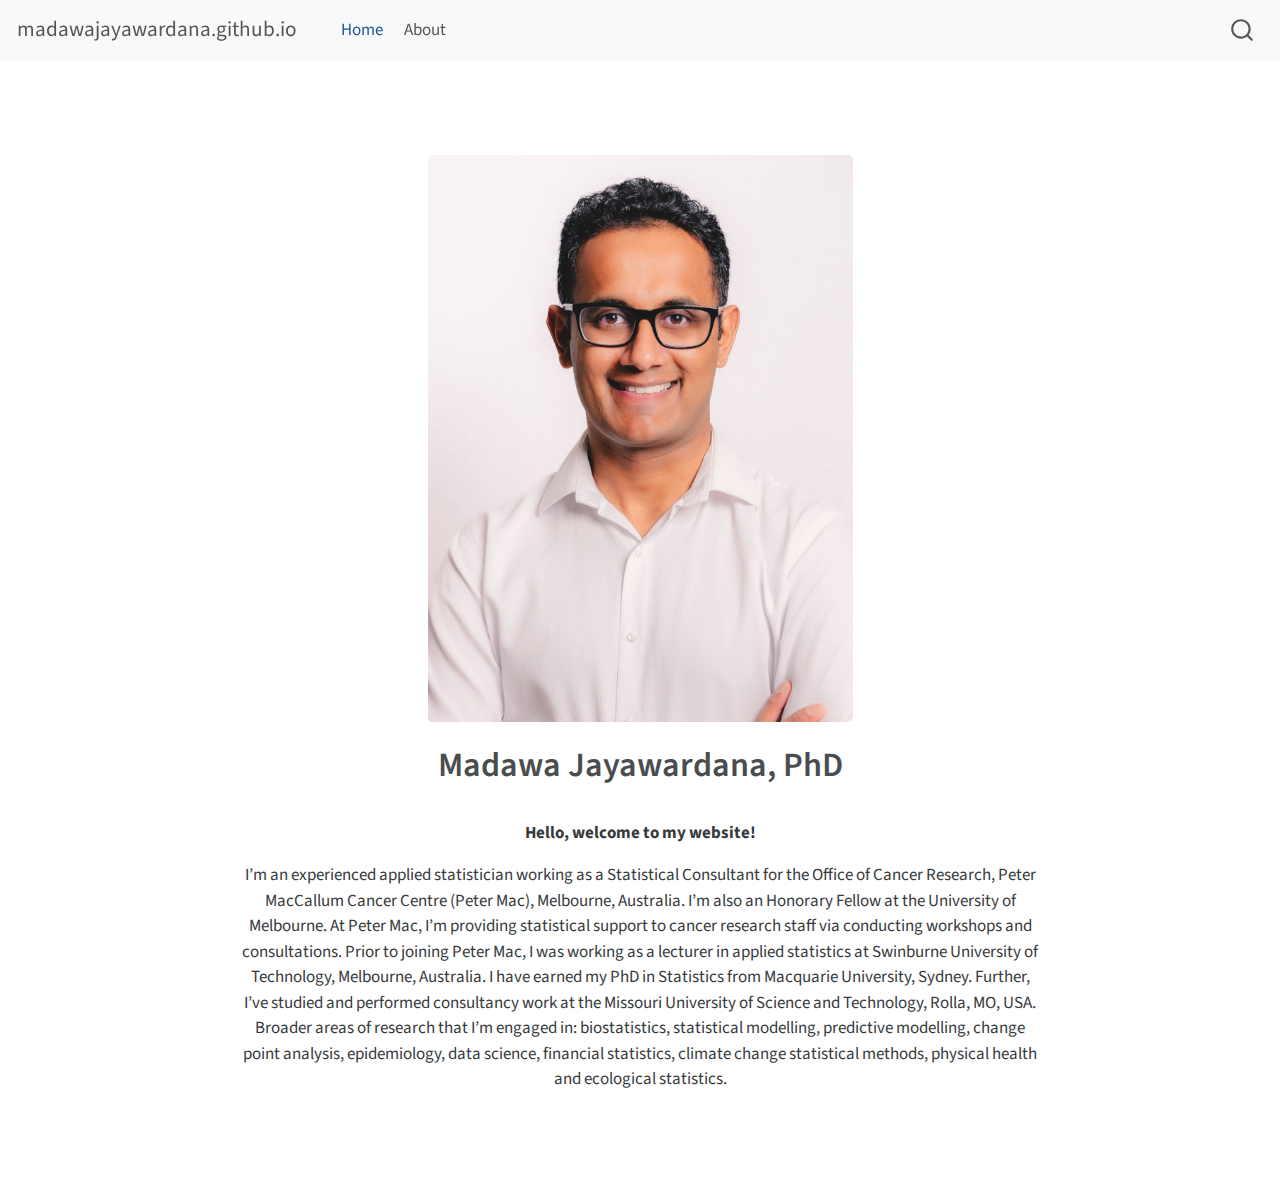
<file: docs/index.html>
<!DOCTYPE html>
<html xmlns="http://www.w3.org/1999/xhtml" lang="en" xml:lang="en"><head>

<meta charset="utf-8">
<meta name="generator" content="quarto-1.3.353">

<meta name="viewport" content="width=device-width, initial-scale=1.0, user-scalable=yes">


<title>madawajayawardana.github.io - Madawa Jayawardana, PhD</title>
<style>
code{white-space: pre-wrap;}
span.smallcaps{font-variant: small-caps;}
div.columns{display: flex; gap: min(4vw, 1.5em);}
div.column{flex: auto; overflow-x: auto;}
div.hanging-indent{margin-left: 1.5em; text-indent: -1.5em;}
ul.task-list{list-style: none;}
ul.task-list li input[type="checkbox"] {
  width: 0.8em;
  margin: 0 0.8em 0.2em -1em; /* quarto-specific, see https://github.com/quarto-dev/quarto-cli/issues/4556 */ 
  vertical-align: middle;
}
</style>


<script src="site_libs/quarto-nav/quarto-nav.js"></script>
<script src="site_libs/quarto-nav/headroom.min.js"></script>
<script src="site_libs/clipboard/clipboard.min.js"></script>
<script src="site_libs/quarto-search/autocomplete.umd.js"></script>
<script src="site_libs/quarto-search/fuse.min.js"></script>
<script src="site_libs/quarto-search/quarto-search.js"></script>
<meta name="quarto:offset" content="./">
<script src="site_libs/quarto-html/quarto.js"></script>
<script src="site_libs/quarto-html/popper.min.js"></script>
<script src="site_libs/quarto-html/tippy.umd.min.js"></script>
<link href="site_libs/quarto-html/tippy.css" rel="stylesheet">
<link href="site_libs/quarto-html/quarto-syntax-highlighting.css" rel="stylesheet" id="quarto-text-highlighting-styles">
<script src="site_libs/bootstrap/bootstrap.min.js"></script>
<link href="site_libs/bootstrap/bootstrap-icons.css" rel="stylesheet">
<link href="site_libs/bootstrap/bootstrap.min.css" rel="stylesheet" id="quarto-bootstrap" data-mode="light">
<script id="quarto-search-options" type="application/json">{
  "location": "navbar",
  "copy-button": false,
  "collapse-after": 3,
  "panel-placement": "end",
  "type": "overlay",
  "limit": 20,
  "language": {
    "search-no-results-text": "No results",
    "search-matching-documents-text": "matching documents",
    "search-copy-link-title": "Copy link to search",
    "search-hide-matches-text": "Hide additional matches",
    "search-more-match-text": "more match in this document",
    "search-more-matches-text": "more matches in this document",
    "search-clear-button-title": "Clear",
    "search-detached-cancel-button-title": "Cancel",
    "search-submit-button-title": "Submit"
  }
}</script>


<link rel="stylesheet" href="styles.css">
</head>

<body class="nav-fixed fullcontent">

<div id="quarto-search-results"></div>
  <header id="quarto-header" class="headroom fixed-top">
    <nav class="navbar navbar-expand-lg navbar-dark ">
      <div class="navbar-container container-fluid">
      <div class="navbar-brand-container">
    <a class="navbar-brand" href="./index.html">
    <span class="navbar-title">madawajayawardana.github.io</span>
    </a>
  </div>
            <div id="quarto-search" class="" title="Search"></div>
          <button class="navbar-toggler" type="button" data-bs-toggle="collapse" data-bs-target="#navbarCollapse" aria-controls="navbarCollapse" aria-expanded="false" aria-label="Toggle navigation" onclick="if (window.quartoToggleHeadroom) { window.quartoToggleHeadroom(); }">
  <span class="navbar-toggler-icon"></span>
</button>
          <div class="collapse navbar-collapse" id="navbarCollapse">
            <ul class="navbar-nav navbar-nav-scroll me-auto">
  <li class="nav-item">
    <a class="nav-link active" href="./index.html" rel="" target="" aria-current="page">
 <span class="menu-text">Home</span></a>
  </li>  
  <li class="nav-item">
    <a class="nav-link" href="./about.html" rel="" target="">
 <span class="menu-text">About</span></a>
  </li>  
</ul>
            <div class="quarto-navbar-tools ms-auto">
</div>
          </div> <!-- /navcollapse -->
      </div> <!-- /container-fluid -->
    </nav>
</header>
<!-- content -->
<div id="quarto-content" class="quarto-container page-columns page-rows-contents page-layout-article page-navbar">
<!-- sidebar -->
<!-- margin-sidebar -->
    
<!-- main -->
<div class="quarto-about-jolla">
  <img src="profileimage.png" class="about-image
  rounded " style="width: 25em;">
 <header id="title-block-header" class="quarto-title-block default">
<div class="quarto-title">
<h1 class="title">Madawa Jayawardana, PhD</h1>
</div>
<div class="quarto-title-meta">
  </div>
</header><main class="content" id="quarto-document-content">
<p><strong>Hello, welcome to my website!</strong></p>
<p>I’m an experienced applied statistician working as a Statistical Consultant for the Office of Cancer Research, Peter MacCallum Cancer Centre (Peter Mac), Melbourne, Australia. I’m also an Honorary Fellow at the University of Melbourne. At Peter Mac, I’m providing statistical support to cancer research staff via conducting workshops and consultations. Prior to joining Peter Mac, I was working as a lecturer in applied statistics at Swinburne University of Technology, Melbourne, Australia. I have earned my PhD in Statistics from Macquarie University, Sydney. Further, I’ve studied and performed consultancy work at the Missouri University of Science and Technology, Rolla, MO, USA. Broader areas of research that I’m engaged in: biostatistics, statistical modelling, predictive modelling, change point analysis, epidemiology, data science, financial statistics, climate change statistical methods, physical health and ecological statistics.</p>


</main>  
</div>
 <!-- /main -->
<script id="quarto-html-after-body" type="application/javascript">
window.document.addEventListener("DOMContentLoaded", function (event) {
  const toggleBodyColorMode = (bsSheetEl) => {
    const mode = bsSheetEl.getAttribute("data-mode");
    const bodyEl = window.document.querySelector("body");
    if (mode === "dark") {
      bodyEl.classList.add("quarto-dark");
      bodyEl.classList.remove("quarto-light");
    } else {
      bodyEl.classList.add("quarto-light");
      bodyEl.classList.remove("quarto-dark");
    }
  }
  const toggleBodyColorPrimary = () => {
    const bsSheetEl = window.document.querySelector("link#quarto-bootstrap");
    if (bsSheetEl) {
      toggleBodyColorMode(bsSheetEl);
    }
  }
  toggleBodyColorPrimary();  
  const isCodeAnnotation = (el) => {
    for (const clz of el.classList) {
      if (clz.startsWith('code-annotation-')) {                     
        return true;
      }
    }
    return false;
  }
  const clipboard = new window.ClipboardJS('.code-copy-button', {
    text: function(trigger) {
      const codeEl = trigger.previousElementSibling.cloneNode(true);
      for (const childEl of codeEl.children) {
        if (isCodeAnnotation(childEl)) {
          childEl.remove();
        }
      }
      return codeEl.innerText;
    }
  });
  clipboard.on('success', function(e) {
    // button target
    const button = e.trigger;
    // don't keep focus
    button.blur();
    // flash "checked"
    button.classList.add('code-copy-button-checked');
    var currentTitle = button.getAttribute("title");
    button.setAttribute("title", "Copied!");
    let tooltip;
    if (window.bootstrap) {
      button.setAttribute("data-bs-toggle", "tooltip");
      button.setAttribute("data-bs-placement", "left");
      button.setAttribute("data-bs-title", "Copied!");
      tooltip = new bootstrap.Tooltip(button, 
        { trigger: "manual", 
          customClass: "code-copy-button-tooltip",
          offset: [0, -8]});
      tooltip.show();    
    }
    setTimeout(function() {
      if (tooltip) {
        tooltip.hide();
        button.removeAttribute("data-bs-title");
        button.removeAttribute("data-bs-toggle");
        button.removeAttribute("data-bs-placement");
      }
      button.setAttribute("title", currentTitle);
      button.classList.remove('code-copy-button-checked');
    }, 1000);
    // clear code selection
    e.clearSelection();
  });
  function tippyHover(el, contentFn) {
    const config = {
      allowHTML: true,
      content: contentFn,
      maxWidth: 500,
      delay: 100,
      arrow: false,
      appendTo: function(el) {
          return el.parentElement;
      },
      interactive: true,
      interactiveBorder: 10,
      theme: 'quarto',
      placement: 'bottom-start'
    };
    window.tippy(el, config); 
  }
  const noterefs = window.document.querySelectorAll('a[role="doc-noteref"]');
  for (var i=0; i<noterefs.length; i++) {
    const ref = noterefs[i];
    tippyHover(ref, function() {
      // use id or data attribute instead here
      let href = ref.getAttribute('data-footnote-href') || ref.getAttribute('href');
      try { href = new URL(href).hash; } catch {}
      const id = href.replace(/^#\/?/, "");
      const note = window.document.getElementById(id);
      return note.innerHTML;
    });
  }
      let selectedAnnoteEl;
      const selectorForAnnotation = ( cell, annotation) => {
        let cellAttr = 'data-code-cell="' + cell + '"';
        let lineAttr = 'data-code-annotation="' +  annotation + '"';
        const selector = 'span[' + cellAttr + '][' + lineAttr + ']';
        return selector;
      }
      const selectCodeLines = (annoteEl) => {
        const doc = window.document;
        const targetCell = annoteEl.getAttribute("data-target-cell");
        const targetAnnotation = annoteEl.getAttribute("data-target-annotation");
        const annoteSpan = window.document.querySelector(selectorForAnnotation(targetCell, targetAnnotation));
        const lines = annoteSpan.getAttribute("data-code-lines").split(",");
        const lineIds = lines.map((line) => {
          return targetCell + "-" + line;
        })
        let top = null;
        let height = null;
        let parent = null;
        if (lineIds.length > 0) {
            //compute the position of the single el (top and bottom and make a div)
            const el = window.document.getElementById(lineIds[0]);
            top = el.offsetTop;
            height = el.offsetHeight;
            parent = el.parentElement.parentElement;
          if (lineIds.length > 1) {
            const lastEl = window.document.getElementById(lineIds[lineIds.length - 1]);
            const bottom = lastEl.offsetTop + lastEl.offsetHeight;
            height = bottom - top;
          }
          if (top !== null && height !== null && parent !== null) {
            // cook up a div (if necessary) and position it 
            let div = window.document.getElementById("code-annotation-line-highlight");
            if (div === null) {
              div = window.document.createElement("div");
              div.setAttribute("id", "code-annotation-line-highlight");
              div.style.position = 'absolute';
              parent.appendChild(div);
            }
            div.style.top = top - 2 + "px";
            div.style.height = height + 4 + "px";
            let gutterDiv = window.document.getElementById("code-annotation-line-highlight-gutter");
            if (gutterDiv === null) {
              gutterDiv = window.document.createElement("div");
              gutterDiv.setAttribute("id", "code-annotation-line-highlight-gutter");
              gutterDiv.style.position = 'absolute';
              const codeCell = window.document.getElementById(targetCell);
              const gutter = codeCell.querySelector('.code-annotation-gutter');
              gutter.appendChild(gutterDiv);
            }
            gutterDiv.style.top = top - 2 + "px";
            gutterDiv.style.height = height + 4 + "px";
          }
          selectedAnnoteEl = annoteEl;
        }
      };
      const unselectCodeLines = () => {
        const elementsIds = ["code-annotation-line-highlight", "code-annotation-line-highlight-gutter"];
        elementsIds.forEach((elId) => {
          const div = window.document.getElementById(elId);
          if (div) {
            div.remove();
          }
        });
        selectedAnnoteEl = undefined;
      };
      // Attach click handler to the DT
      const annoteDls = window.document.querySelectorAll('dt[data-target-cell]');
      for (const annoteDlNode of annoteDls) {
        annoteDlNode.addEventListener('click', (event) => {
          const clickedEl = event.target;
          if (clickedEl !== selectedAnnoteEl) {
            unselectCodeLines();
            const activeEl = window.document.querySelector('dt[data-target-cell].code-annotation-active');
            if (activeEl) {
              activeEl.classList.remove('code-annotation-active');
            }
            selectCodeLines(clickedEl);
            clickedEl.classList.add('code-annotation-active');
          } else {
            // Unselect the line
            unselectCodeLines();
            clickedEl.classList.remove('code-annotation-active');
          }
        });
      }
  const findCites = (el) => {
    const parentEl = el.parentElement;
    if (parentEl) {
      const cites = parentEl.dataset.cites;
      if (cites) {
        return {
          el,
          cites: cites.split(' ')
        };
      } else {
        return findCites(el.parentElement)
      }
    } else {
      return undefined;
    }
  };
  var bibliorefs = window.document.querySelectorAll('a[role="doc-biblioref"]');
  for (var i=0; i<bibliorefs.length; i++) {
    const ref = bibliorefs[i];
    const citeInfo = findCites(ref);
    if (citeInfo) {
      tippyHover(citeInfo.el, function() {
        var popup = window.document.createElement('div');
        citeInfo.cites.forEach(function(cite) {
          var citeDiv = window.document.createElement('div');
          citeDiv.classList.add('hanging-indent');
          citeDiv.classList.add('csl-entry');
          var biblioDiv = window.document.getElementById('ref-' + cite);
          if (biblioDiv) {
            citeDiv.innerHTML = biblioDiv.innerHTML;
          }
          popup.appendChild(citeDiv);
        });
        return popup.innerHTML;
      });
    }
  }
});
</script>
</div> <!-- /content -->



</body></html>
</file>
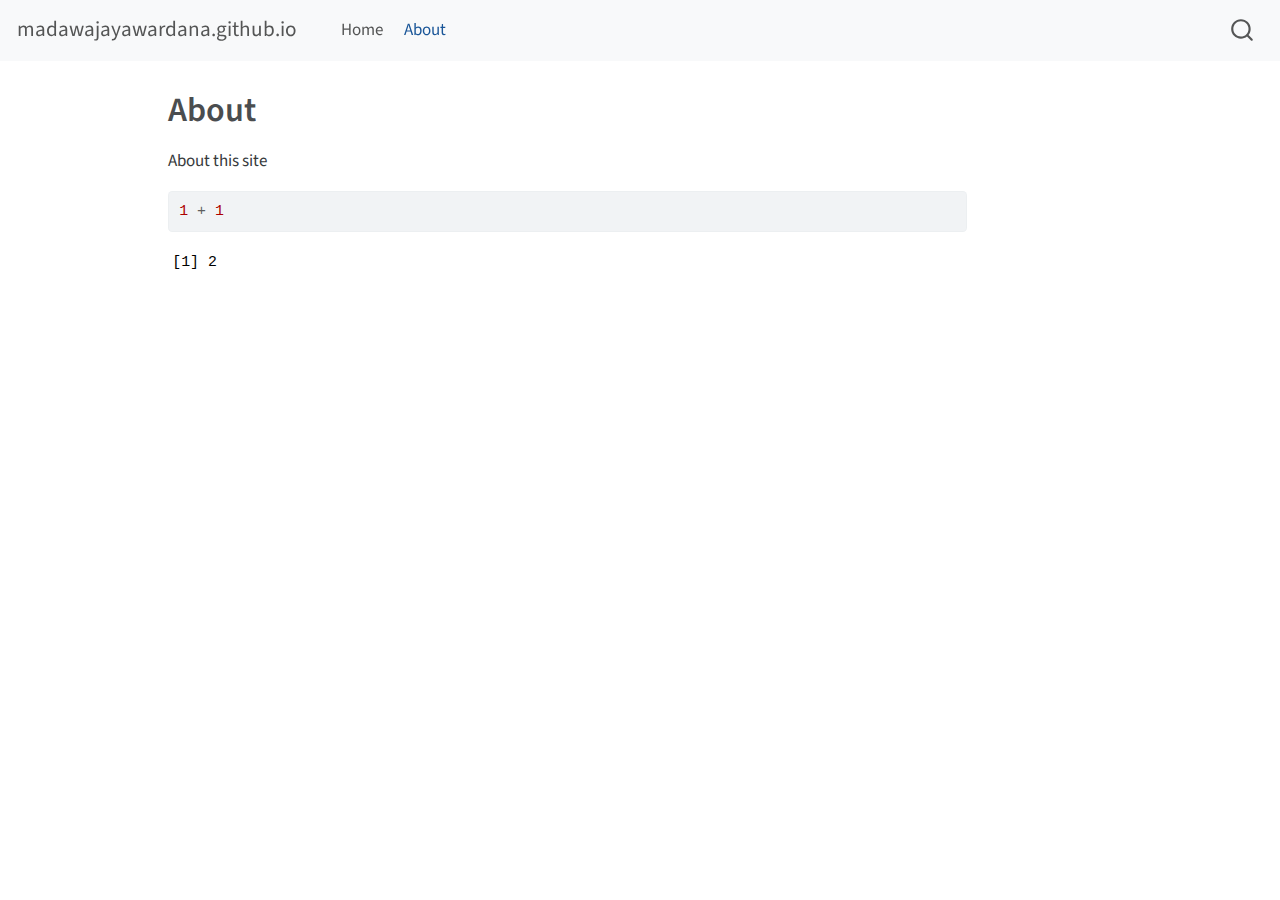
<file: docs/about.html>
<!DOCTYPE html>
<html xmlns="http://www.w3.org/1999/xhtml" lang="en" xml:lang="en"><head>

<meta charset="utf-8">
<meta name="generator" content="quarto-1.3.353">

<meta name="viewport" content="width=device-width, initial-scale=1.0, user-scalable=yes">


<title>madawajayawardana.github.io - About</title>
<style>
code{white-space: pre-wrap;}
span.smallcaps{font-variant: small-caps;}
div.columns{display: flex; gap: min(4vw, 1.5em);}
div.column{flex: auto; overflow-x: auto;}
div.hanging-indent{margin-left: 1.5em; text-indent: -1.5em;}
ul.task-list{list-style: none;}
ul.task-list li input[type="checkbox"] {
  width: 0.8em;
  margin: 0 0.8em 0.2em -1em; /* quarto-specific, see https://github.com/quarto-dev/quarto-cli/issues/4556 */ 
  vertical-align: middle;
}
/* CSS for syntax highlighting */
pre > code.sourceCode { white-space: pre; position: relative; }
pre > code.sourceCode > span { display: inline-block; line-height: 1.25; }
pre > code.sourceCode > span:empty { height: 1.2em; }
.sourceCode { overflow: visible; }
code.sourceCode > span { color: inherit; text-decoration: inherit; }
div.sourceCode { margin: 1em 0; }
pre.sourceCode { margin: 0; }
@media screen {
div.sourceCode { overflow: auto; }
}
@media print {
pre > code.sourceCode { white-space: pre-wrap; }
pre > code.sourceCode > span { text-indent: -5em; padding-left: 5em; }
}
pre.numberSource code
  { counter-reset: source-line 0; }
pre.numberSource code > span
  { position: relative; left: -4em; counter-increment: source-line; }
pre.numberSource code > span > a:first-child::before
  { content: counter(source-line);
    position: relative; left: -1em; text-align: right; vertical-align: baseline;
    border: none; display: inline-block;
    -webkit-touch-callout: none; -webkit-user-select: none;
    -khtml-user-select: none; -moz-user-select: none;
    -ms-user-select: none; user-select: none;
    padding: 0 4px; width: 4em;
  }
pre.numberSource { margin-left: 3em;  padding-left: 4px; }
div.sourceCode
  {   }
@media screen {
pre > code.sourceCode > span > a:first-child::before { text-decoration: underline; }
}
</style>


<script src="site_libs/quarto-nav/quarto-nav.js"></script>
<script src="site_libs/quarto-nav/headroom.min.js"></script>
<script src="site_libs/clipboard/clipboard.min.js"></script>
<script src="site_libs/quarto-search/autocomplete.umd.js"></script>
<script src="site_libs/quarto-search/fuse.min.js"></script>
<script src="site_libs/quarto-search/quarto-search.js"></script>
<meta name="quarto:offset" content="./">
<script src="site_libs/quarto-html/quarto.js"></script>
<script src="site_libs/quarto-html/popper.min.js"></script>
<script src="site_libs/quarto-html/tippy.umd.min.js"></script>
<script src="site_libs/quarto-html/anchor.min.js"></script>
<link href="site_libs/quarto-html/tippy.css" rel="stylesheet">
<link href="site_libs/quarto-html/quarto-syntax-highlighting.css" rel="stylesheet" id="quarto-text-highlighting-styles">
<script src="site_libs/bootstrap/bootstrap.min.js"></script>
<link href="site_libs/bootstrap/bootstrap-icons.css" rel="stylesheet">
<link href="site_libs/bootstrap/bootstrap.min.css" rel="stylesheet" id="quarto-bootstrap" data-mode="light">
<script id="quarto-search-options" type="application/json">{
  "location": "navbar",
  "copy-button": false,
  "collapse-after": 3,
  "panel-placement": "end",
  "type": "overlay",
  "limit": 20,
  "language": {
    "search-no-results-text": "No results",
    "search-matching-documents-text": "matching documents",
    "search-copy-link-title": "Copy link to search",
    "search-hide-matches-text": "Hide additional matches",
    "search-more-match-text": "more match in this document",
    "search-more-matches-text": "more matches in this document",
    "search-clear-button-title": "Clear",
    "search-detached-cancel-button-title": "Cancel",
    "search-submit-button-title": "Submit"
  }
}</script>


<link rel="stylesheet" href="styles.css">
</head>

<body class="nav-fixed">

<div id="quarto-search-results"></div>
  <header id="quarto-header" class="headroom fixed-top">
    <nav class="navbar navbar-expand-lg navbar-dark ">
      <div class="navbar-container container-fluid">
      <div class="navbar-brand-container">
    <a class="navbar-brand" href="./index.html">
    <span class="navbar-title">madawajayawardana.github.io</span>
    </a>
  </div>
            <div id="quarto-search" class="" title="Search"></div>
          <button class="navbar-toggler" type="button" data-bs-toggle="collapse" data-bs-target="#navbarCollapse" aria-controls="navbarCollapse" aria-expanded="false" aria-label="Toggle navigation" onclick="if (window.quartoToggleHeadroom) { window.quartoToggleHeadroom(); }">
  <span class="navbar-toggler-icon"></span>
</button>
          <div class="collapse navbar-collapse" id="navbarCollapse">
            <ul class="navbar-nav navbar-nav-scroll me-auto">
  <li class="nav-item">
    <a class="nav-link" href="./index.html" rel="" target="">
 <span class="menu-text">Home</span></a>
  </li>  
  <li class="nav-item">
    <a class="nav-link active" href="./about.html" rel="" target="" aria-current="page">
 <span class="menu-text">About</span></a>
  </li>  
</ul>
            <div class="quarto-navbar-tools ms-auto">
</div>
          </div> <!-- /navcollapse -->
      </div> <!-- /container-fluid -->
    </nav>
</header>
<!-- content -->
<div id="quarto-content" class="quarto-container page-columns page-rows-contents page-layout-article page-navbar">
<!-- sidebar -->
<!-- margin-sidebar -->
    <div id="quarto-margin-sidebar" class="sidebar margin-sidebar">
        
    </div>
<!-- main -->
<main class="content" id="quarto-document-content">

<header id="title-block-header" class="quarto-title-block default">
<div class="quarto-title">
<h1 class="title">About</h1>
</div>



<div class="quarto-title-meta">

    
  
    
  </div>
  

</header>

<p>About this site</p>
<div class="cell">
<div class="sourceCode cell-code" id="cb1"><pre class="sourceCode r code-with-copy"><code class="sourceCode r"><span id="cb1-1"><a href="#cb1-1" aria-hidden="true" tabindex="-1"></a><span class="dv">1</span> <span class="sc">+</span> <span class="dv">1</span></span></code><button title="Copy to Clipboard" class="code-copy-button"><i class="bi"></i></button></pre></div>
<div class="cell-output cell-output-stdout">
<pre><code>[1] 2</code></pre>
</div>
</div>



</main> <!-- /main -->
<script id="quarto-html-after-body" type="application/javascript">
window.document.addEventListener("DOMContentLoaded", function (event) {
  const toggleBodyColorMode = (bsSheetEl) => {
    const mode = bsSheetEl.getAttribute("data-mode");
    const bodyEl = window.document.querySelector("body");
    if (mode === "dark") {
      bodyEl.classList.add("quarto-dark");
      bodyEl.classList.remove("quarto-light");
    } else {
      bodyEl.classList.add("quarto-light");
      bodyEl.classList.remove("quarto-dark");
    }
  }
  const toggleBodyColorPrimary = () => {
    const bsSheetEl = window.document.querySelector("link#quarto-bootstrap");
    if (bsSheetEl) {
      toggleBodyColorMode(bsSheetEl);
    }
  }
  toggleBodyColorPrimary();  
  const icon = "";
  const anchorJS = new window.AnchorJS();
  anchorJS.options = {
    placement: 'right',
    icon: icon
  };
  anchorJS.add('.anchored');
  const isCodeAnnotation = (el) => {
    for (const clz of el.classList) {
      if (clz.startsWith('code-annotation-')) {                     
        return true;
      }
    }
    return false;
  }
  const clipboard = new window.ClipboardJS('.code-copy-button', {
    text: function(trigger) {
      const codeEl = trigger.previousElementSibling.cloneNode(true);
      for (const childEl of codeEl.children) {
        if (isCodeAnnotation(childEl)) {
          childEl.remove();
        }
      }
      return codeEl.innerText;
    }
  });
  clipboard.on('success', function(e) {
    // button target
    const button = e.trigger;
    // don't keep focus
    button.blur();
    // flash "checked"
    button.classList.add('code-copy-button-checked');
    var currentTitle = button.getAttribute("title");
    button.setAttribute("title", "Copied!");
    let tooltip;
    if (window.bootstrap) {
      button.setAttribute("data-bs-toggle", "tooltip");
      button.setAttribute("data-bs-placement", "left");
      button.setAttribute("data-bs-title", "Copied!");
      tooltip = new bootstrap.Tooltip(button, 
        { trigger: "manual", 
          customClass: "code-copy-button-tooltip",
          offset: [0, -8]});
      tooltip.show();    
    }
    setTimeout(function() {
      if (tooltip) {
        tooltip.hide();
        button.removeAttribute("data-bs-title");
        button.removeAttribute("data-bs-toggle");
        button.removeAttribute("data-bs-placement");
      }
      button.setAttribute("title", currentTitle);
      button.classList.remove('code-copy-button-checked');
    }, 1000);
    // clear code selection
    e.clearSelection();
  });
  function tippyHover(el, contentFn) {
    const config = {
      allowHTML: true,
      content: contentFn,
      maxWidth: 500,
      delay: 100,
      arrow: false,
      appendTo: function(el) {
          return el.parentElement;
      },
      interactive: true,
      interactiveBorder: 10,
      theme: 'quarto',
      placement: 'bottom-start'
    };
    window.tippy(el, config); 
  }
  const noterefs = window.document.querySelectorAll('a[role="doc-noteref"]');
  for (var i=0; i<noterefs.length; i++) {
    const ref = noterefs[i];
    tippyHover(ref, function() {
      // use id or data attribute instead here
      let href = ref.getAttribute('data-footnote-href') || ref.getAttribute('href');
      try { href = new URL(href).hash; } catch {}
      const id = href.replace(/^#\/?/, "");
      const note = window.document.getElementById(id);
      return note.innerHTML;
    });
  }
      let selectedAnnoteEl;
      const selectorForAnnotation = ( cell, annotation) => {
        let cellAttr = 'data-code-cell="' + cell + '"';
        let lineAttr = 'data-code-annotation="' +  annotation + '"';
        const selector = 'span[' + cellAttr + '][' + lineAttr + ']';
        return selector;
      }
      const selectCodeLines = (annoteEl) => {
        const doc = window.document;
        const targetCell = annoteEl.getAttribute("data-target-cell");
        const targetAnnotation = annoteEl.getAttribute("data-target-annotation");
        const annoteSpan = window.document.querySelector(selectorForAnnotation(targetCell, targetAnnotation));
        const lines = annoteSpan.getAttribute("data-code-lines").split(",");
        const lineIds = lines.map((line) => {
          return targetCell + "-" + line;
        })
        let top = null;
        let height = null;
        let parent = null;
        if (lineIds.length > 0) {
            //compute the position of the single el (top and bottom and make a div)
            const el = window.document.getElementById(lineIds[0]);
            top = el.offsetTop;
            height = el.offsetHeight;
            parent = el.parentElement.parentElement;
          if (lineIds.length > 1) {
            const lastEl = window.document.getElementById(lineIds[lineIds.length - 1]);
            const bottom = lastEl.offsetTop + lastEl.offsetHeight;
            height = bottom - top;
          }
          if (top !== null && height !== null && parent !== null) {
            // cook up a div (if necessary) and position it 
            let div = window.document.getElementById("code-annotation-line-highlight");
            if (div === null) {
              div = window.document.createElement("div");
              div.setAttribute("id", "code-annotation-line-highlight");
              div.style.position = 'absolute';
              parent.appendChild(div);
            }
            div.style.top = top - 2 + "px";
            div.style.height = height + 4 + "px";
            let gutterDiv = window.document.getElementById("code-annotation-line-highlight-gutter");
            if (gutterDiv === null) {
              gutterDiv = window.document.createElement("div");
              gutterDiv.setAttribute("id", "code-annotation-line-highlight-gutter");
              gutterDiv.style.position = 'absolute';
              const codeCell = window.document.getElementById(targetCell);
              const gutter = codeCell.querySelector('.code-annotation-gutter');
              gutter.appendChild(gutterDiv);
            }
            gutterDiv.style.top = top - 2 + "px";
            gutterDiv.style.height = height + 4 + "px";
          }
          selectedAnnoteEl = annoteEl;
        }
      };
      const unselectCodeLines = () => {
        const elementsIds = ["code-annotation-line-highlight", "code-annotation-line-highlight-gutter"];
        elementsIds.forEach((elId) => {
          const div = window.document.getElementById(elId);
          if (div) {
            div.remove();
          }
        });
        selectedAnnoteEl = undefined;
      };
      // Attach click handler to the DT
      const annoteDls = window.document.querySelectorAll('dt[data-target-cell]');
      for (const annoteDlNode of annoteDls) {
        annoteDlNode.addEventListener('click', (event) => {
          const clickedEl = event.target;
          if (clickedEl !== selectedAnnoteEl) {
            unselectCodeLines();
            const activeEl = window.document.querySelector('dt[data-target-cell].code-annotation-active');
            if (activeEl) {
              activeEl.classList.remove('code-annotation-active');
            }
            selectCodeLines(clickedEl);
            clickedEl.classList.add('code-annotation-active');
          } else {
            // Unselect the line
            unselectCodeLines();
            clickedEl.classList.remove('code-annotation-active');
          }
        });
      }
  const findCites = (el) => {
    const parentEl = el.parentElement;
    if (parentEl) {
      const cites = parentEl.dataset.cites;
      if (cites) {
        return {
          el,
          cites: cites.split(' ')
        };
      } else {
        return findCites(el.parentElement)
      }
    } else {
      return undefined;
    }
  };
  var bibliorefs = window.document.querySelectorAll('a[role="doc-biblioref"]');
  for (var i=0; i<bibliorefs.length; i++) {
    const ref = bibliorefs[i];
    const citeInfo = findCites(ref);
    if (citeInfo) {
      tippyHover(citeInfo.el, function() {
        var popup = window.document.createElement('div');
        citeInfo.cites.forEach(function(cite) {
          var citeDiv = window.document.createElement('div');
          citeDiv.classList.add('hanging-indent');
          citeDiv.classList.add('csl-entry');
          var biblioDiv = window.document.getElementById('ref-' + cite);
          if (biblioDiv) {
            citeDiv.innerHTML = biblioDiv.innerHTML;
          }
          popup.appendChild(citeDiv);
        });
        return popup.innerHTML;
      });
    }
  }
});
</script>
</div> <!-- /content -->



</body></html>
</file>
<file: docs/site_libs/quarto-html/tippy.css>
.tippy-box[data-animation=fade][data-state=hidden]{opacity:0}[data-tippy-root]{max-width:calc(100vw - 10px)}.tippy-box{position:relative;background-color:#333;color:#fff;border-radius:4px;font-size:14px;line-height:1.4;white-space:normal;outline:0;transition-property:transform,visibility,opacity}.tippy-box[data-placement^=top]>.tippy-arrow{bottom:0}.tippy-box[data-placement^=top]>.tippy-arrow:before{bottom:-7px;left:0;border-width:8px 8px 0;border-top-color:initial;transform-origin:center top}.tippy-box[data-placement^=bottom]>.tippy-arrow{top:0}.tippy-box[data-placement^=bottom]>.tippy-arrow:before{top:-7px;left:0;border-width:0 8px 8px;border-bottom-color:initial;transform-origin:center bottom}.tippy-box[data-placement^=left]>.tippy-arrow{right:0}.tippy-box[data-placement^=left]>.tippy-arrow:before{border-width:8px 0 8px 8px;border-left-color:initial;right:-7px;transform-origin:center left}.tippy-box[data-placement^=right]>.tippy-arrow{left:0}.tippy-box[data-placement^=right]>.tippy-arrow:before{left:-7px;border-width:8px 8px 8px 0;border-right-color:initial;transform-origin:center right}.tippy-box[data-inertia][data-state=visible]{transition-timing-function:cubic-bezier(.54,1.5,.38,1.11)}.tippy-arrow{width:16px;height:16px;color:#333}.tippy-arrow:before{content:"";position:absolute;border-color:transparent;border-style:solid}.tippy-content{position:relative;padding:5px 9px;z-index:1}
</file>
<file: docs/site_libs/quarto-html/quarto-syntax-highlighting.css>
/* quarto syntax highlight colors */
:root {
  --quarto-hl-ot-color: #003B4F;
  --quarto-hl-at-color: #657422;
  --quarto-hl-ss-color: #20794D;
  --quarto-hl-an-color: #5E5E5E;
  --quarto-hl-fu-color: #4758AB;
  --quarto-hl-st-color: #20794D;
  --quarto-hl-cf-color: #003B4F;
  --quarto-hl-op-color: #5E5E5E;
  --quarto-hl-er-color: #AD0000;
  --quarto-hl-bn-color: #AD0000;
  --quarto-hl-al-color: #AD0000;
  --quarto-hl-va-color: #111111;
  --quarto-hl-bu-color: inherit;
  --quarto-hl-ex-color: inherit;
  --quarto-hl-pp-color: #AD0000;
  --quarto-hl-in-color: #5E5E5E;
  --quarto-hl-vs-color: #20794D;
  --quarto-hl-wa-color: #5E5E5E;
  --quarto-hl-do-color: #5E5E5E;
  --quarto-hl-im-color: #00769E;
  --quarto-hl-ch-color: #20794D;
  --quarto-hl-dt-color: #AD0000;
  --quarto-hl-fl-color: #AD0000;
  --quarto-hl-co-color: #5E5E5E;
  --quarto-hl-cv-color: #5E5E5E;
  --quarto-hl-cn-color: #8f5902;
  --quarto-hl-sc-color: #5E5E5E;
  --quarto-hl-dv-color: #AD0000;
  --quarto-hl-kw-color: #003B4F;
}

/* other quarto variables */
:root {
  --quarto-font-monospace: SFMono-Regular, Menlo, Monaco, Consolas, "Liberation Mono", "Courier New", monospace;
}

pre > code.sourceCode > span {
  color: #003B4F;
}

code span {
  color: #003B4F;
}

code.sourceCode > span {
  color: #003B4F;
}

div.sourceCode,
div.sourceCode pre.sourceCode {
  color: #003B4F;
}

code span.ot {
  color: #003B4F;
  font-style: inherit;
}

code span.at {
  color: #657422;
  font-style: inherit;
}

code span.ss {
  color: #20794D;
  font-style: inherit;
}

code span.an {
  color: #5E5E5E;
  font-style: inherit;
}

code span.fu {
  color: #4758AB;
  font-style: inherit;
}

code span.st {
  color: #20794D;
  font-style: inherit;
}

code span.cf {
  color: #003B4F;
  font-style: inherit;
}

code span.op {
  color: #5E5E5E;
  font-style: inherit;
}

code span.er {
  color: #AD0000;
  font-style: inherit;
}

code span.bn {
  color: #AD0000;
  font-style: inherit;
}

code span.al {
  color: #AD0000;
  font-style: inherit;
}

code span.va {
  color: #111111;
  font-style: inherit;
}

code span.bu {
  font-style: inherit;
}

code span.ex {
  font-style: inherit;
}

code span.pp {
  color: #AD0000;
  font-style: inherit;
}

code span.in {
  color: #5E5E5E;
  font-style: inherit;
}

code span.vs {
  color: #20794D;
  font-style: inherit;
}

code span.wa {
  color: #5E5E5E;
  font-style: italic;
}

code span.do {
  color: #5E5E5E;
  font-style: italic;
}

code span.im {
  color: #00769E;
  font-style: inherit;
}

code span.ch {
  color: #20794D;
  font-style: inherit;
}

code span.dt {
  color: #AD0000;
  font-style: inherit;
}

code span.fl {
  color: #AD0000;
  font-style: inherit;
}

code span.co {
  color: #5E5E5E;
  font-style: inherit;
}

code span.cv {
  color: #5E5E5E;
  font-style: italic;
}

code span.cn {
  color: #8f5902;
  font-style: inherit;
}

code span.sc {
  color: #5E5E5E;
  font-style: inherit;
}

code span.dv {
  color: #AD0000;
  font-style: inherit;
}

code span.kw {
  color: #003B4F;
  font-style: inherit;
}

.prevent-inlining {
  content: "</";
}

/*# sourceMappingURL=debc5d5d77c3f9108843748ff7464032.css.map */
</file>
<file: docs/styles.css>
/* css styles */
</file>
